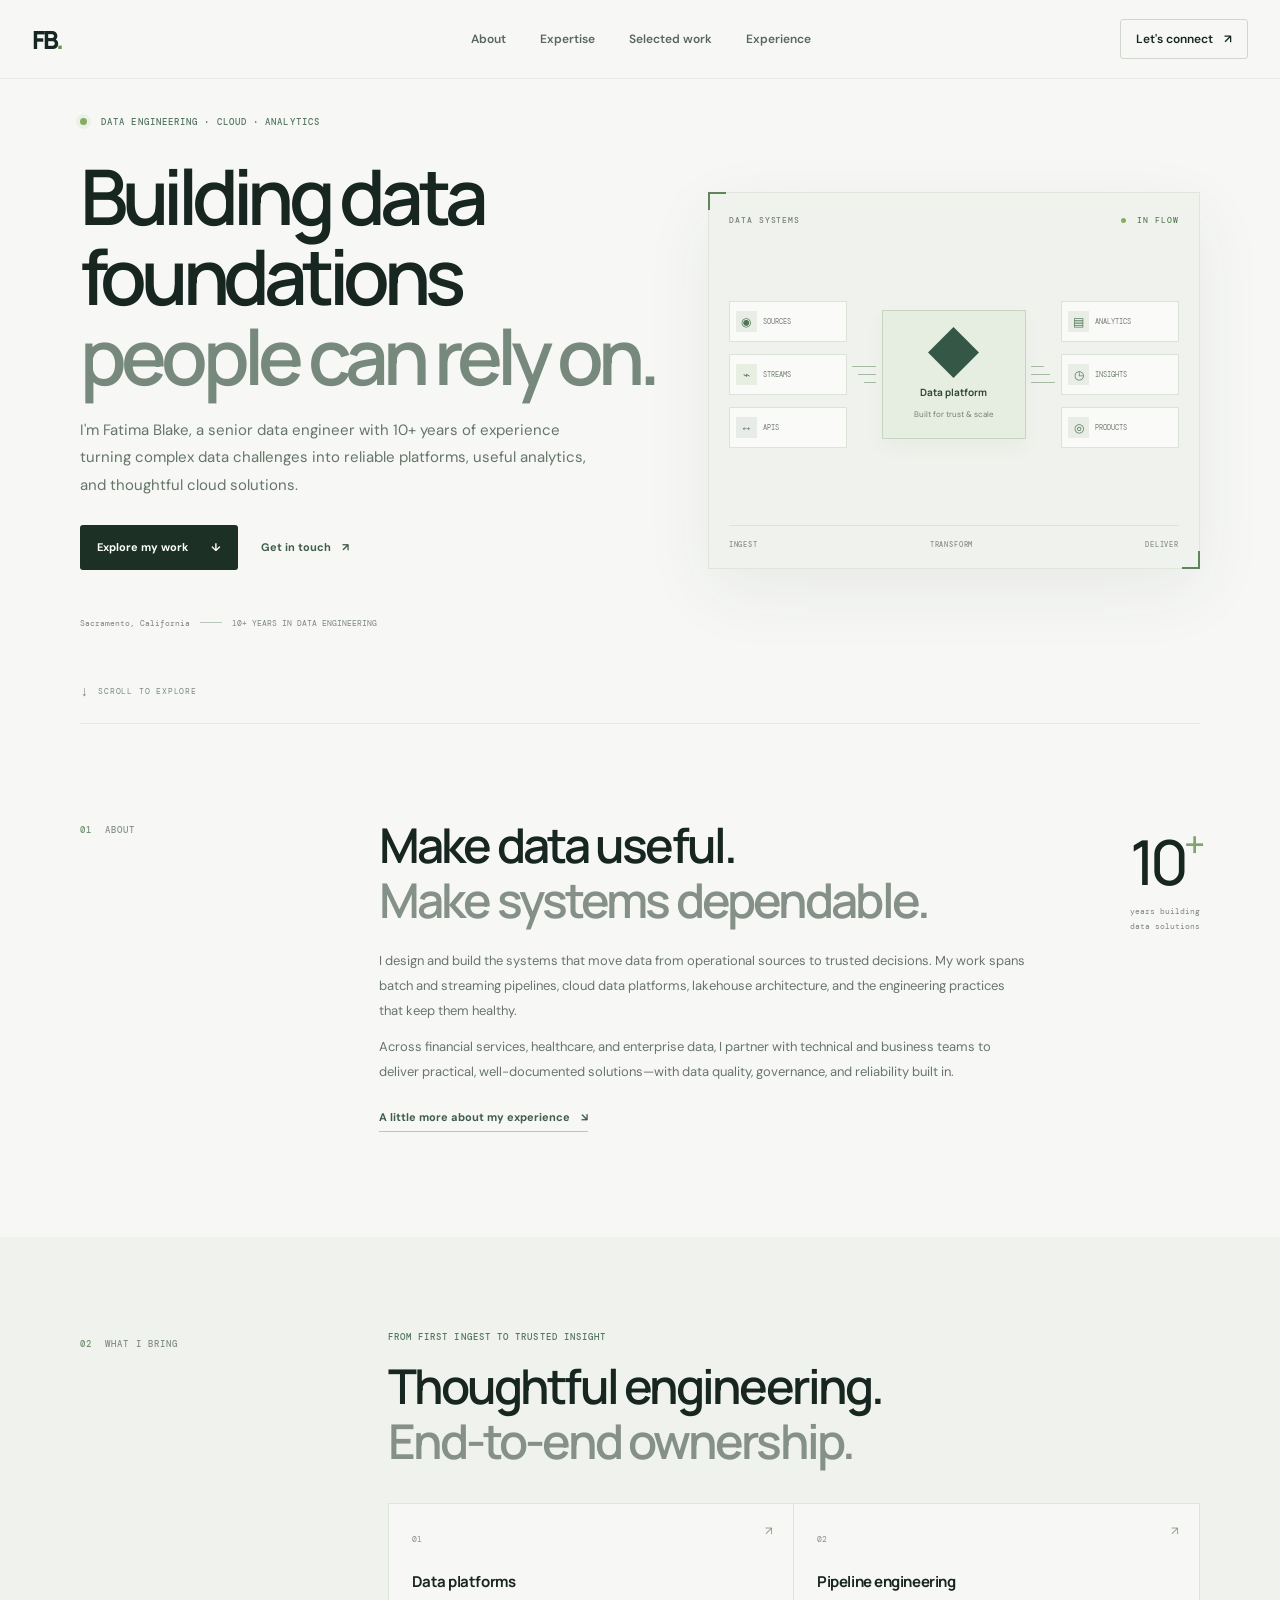
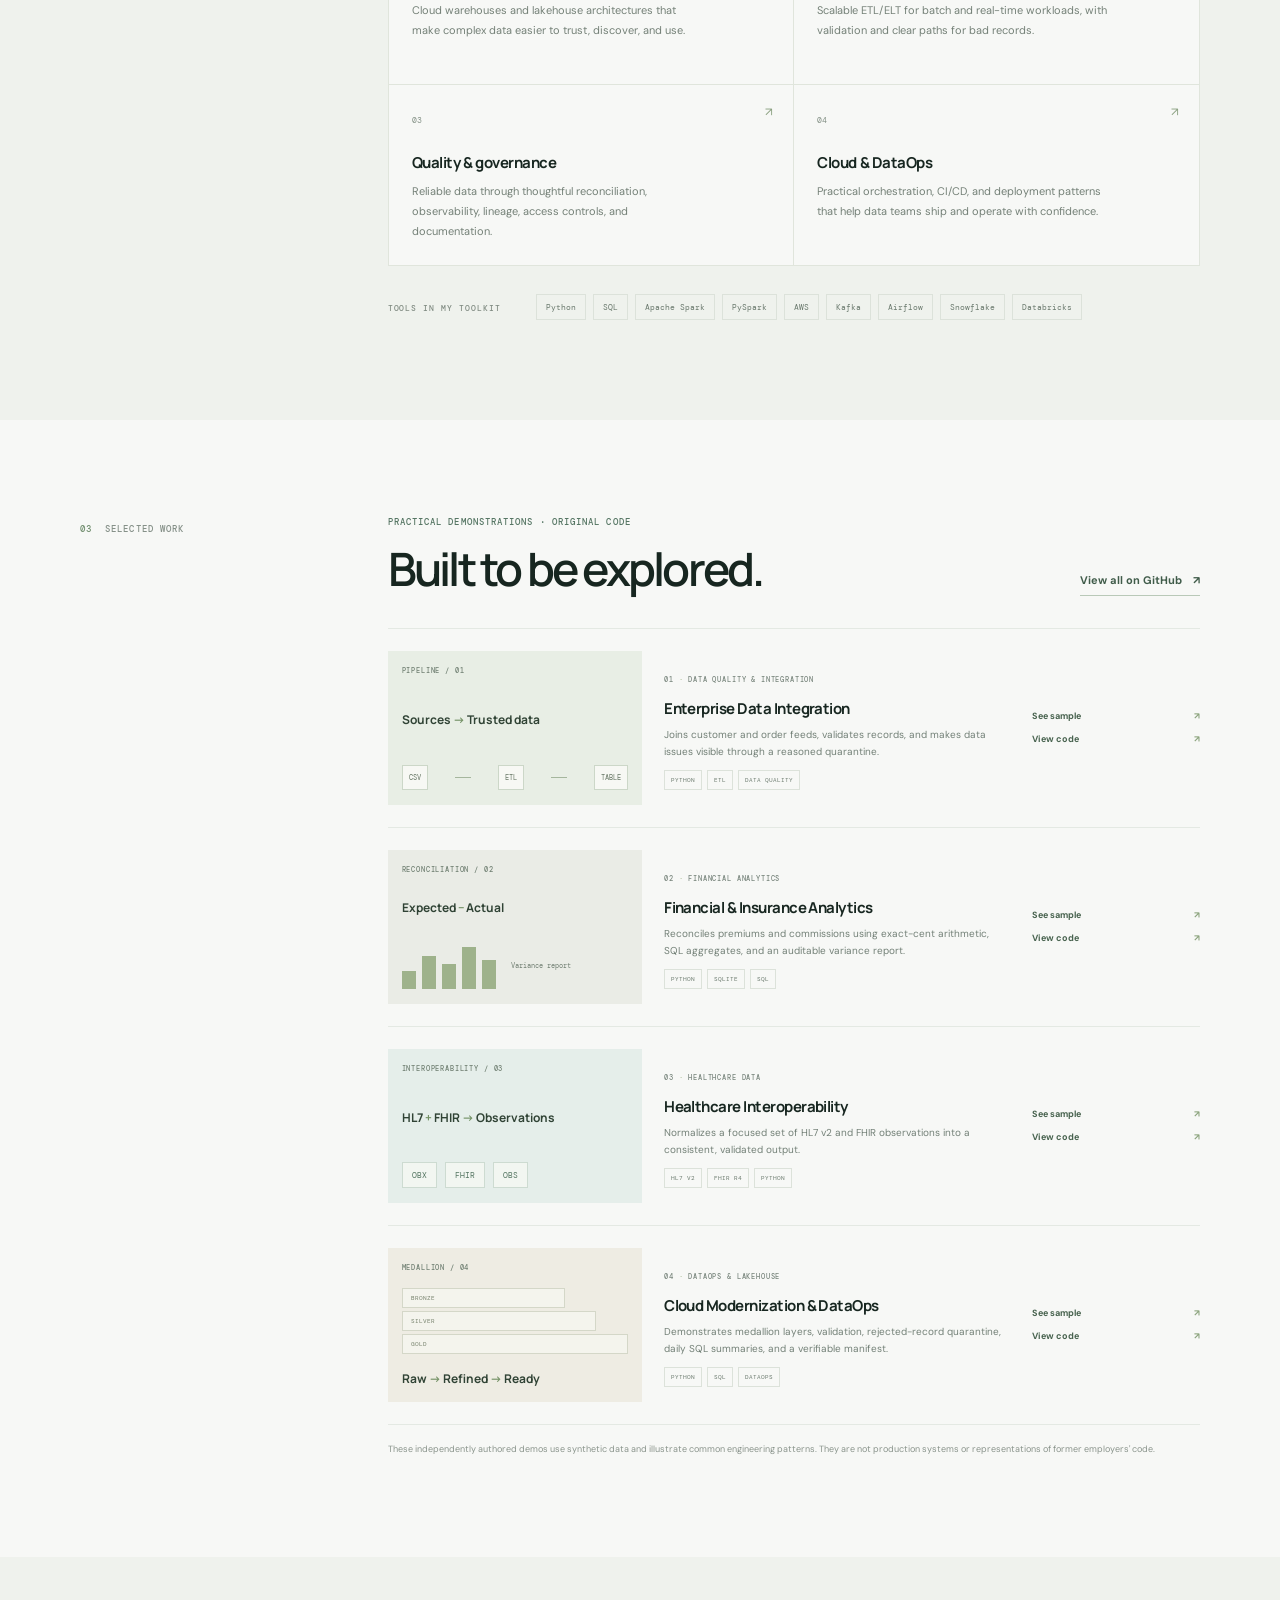
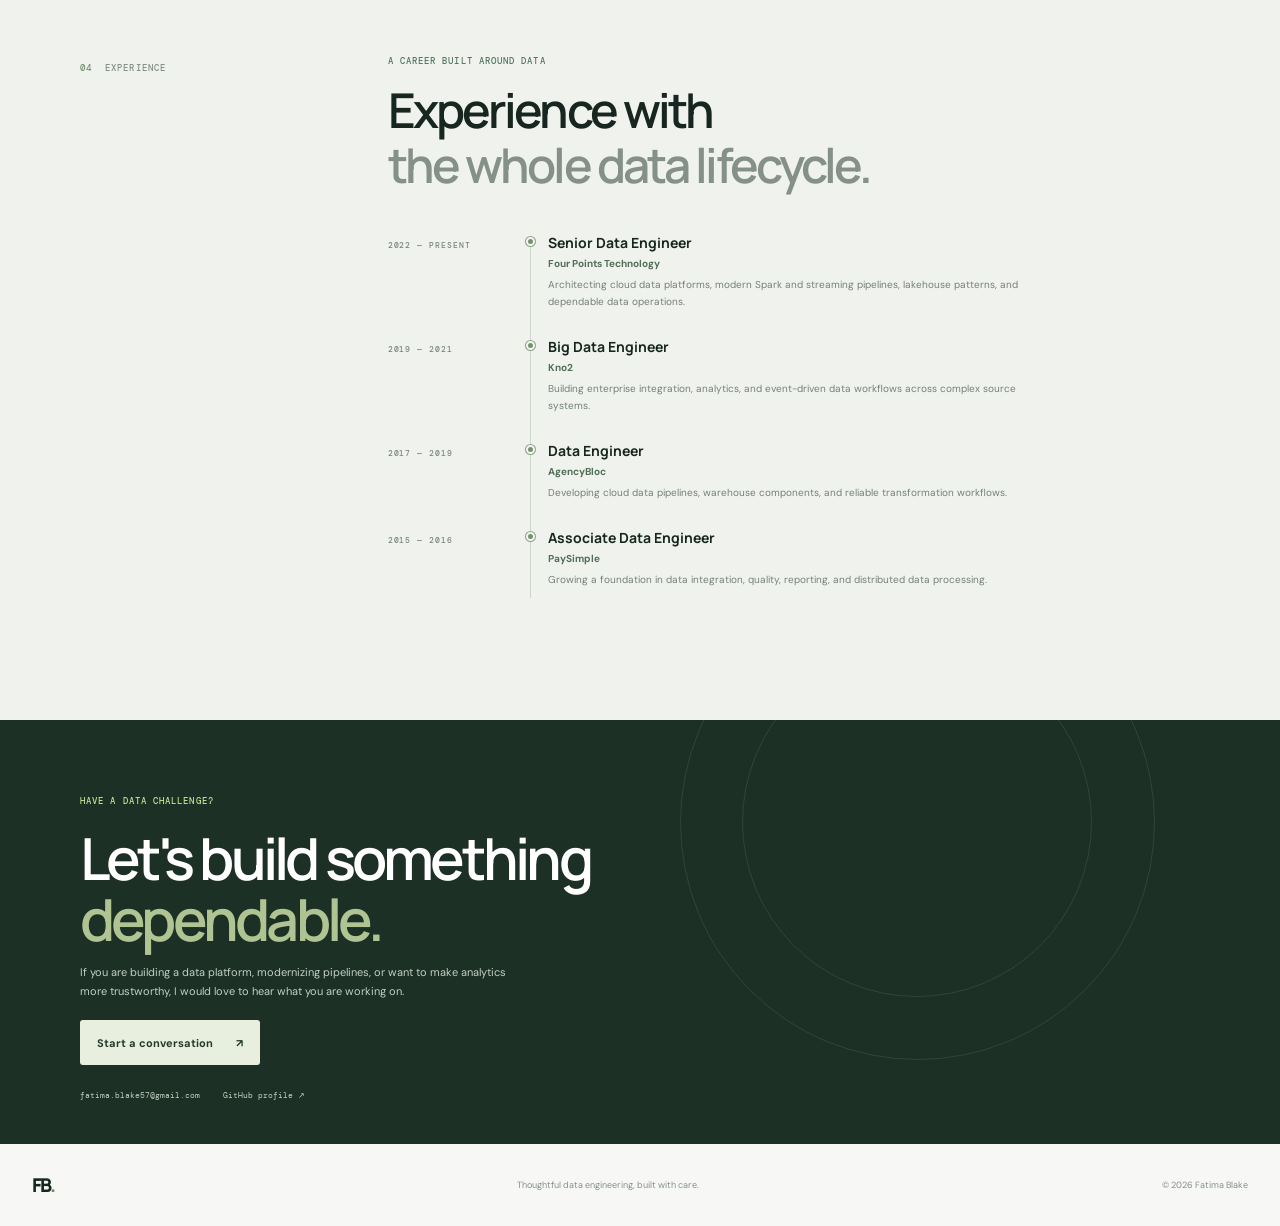
<file: docs/index.html>
<!doctype html>
<html lang="en">
  <head>
    <meta charset="utf-8">
    <meta name="viewport" content="width=device-width, initial-scale=1">
    <meta name="theme-color" content="#f7f8f6">
    <meta name="description" content="Fatima Blake is a senior data engineer building dependable data platforms, analytics pipelines, and cloud solutions.">
    <meta property="og:type" content="website">
    <meta property="og:title" content="Fatima Blake — Senior Data Engineer">
    <meta property="og:description" content="Data platforms, thoughtful architecture, and dependable analytics engineering.">
    <meta property="og:url" content="https://fatima-data-engineering-portfolio.vercel.app/">
    <link rel="canonical" href="https://fatima-data-engineering-portfolio.vercel.app/">
    <link rel="icon" type="image/svg+xml" href="favicon.svg">
    <link rel="stylesheet" href="styles.css">
    <title>Fatima Blake — Senior Data Engineer</title>
  </head>
  <body>
    <header class="site-header">
      <nav class="nav-shell" aria-label="Main navigation">
        <a class="wordmark" href="#home" aria-label="Fatima Blake home">FB<span>.</span></a>
        <details class="mobile-menu">
          <summary aria-label="Toggle navigation menu"><span></span><span></span></summary>
          <div class="mobile-menu-panel">
            <a href="#about">About</a>
            <a href="#expertise">Expertise</a>
            <a href="#projects">Projects</a>
            <a href="#experience">Experience</a>
            <a href="#contact">Contact</a>
          </div>
        </details>
        <div class="desktop-nav">
          <a href="#about">About</a>
          <a href="#expertise">Expertise</a>
          <a href="#projects">Selected work</a>
          <a href="#experience">Experience</a>
        </div>
        <a class="nav-contact" href="#contact">Let's connect <span aria-hidden="true">↗</span></a>
      </nav>
    </header>

    <main>
      <section class="hero page-shell" id="home">
        <div class="hero-copy">
          <p class="eyebrow"><span class="availability-dot"></span> DATA ENGINEERING · CLOUD · ANALYTICS</p>
          <h1>Building data foundations <span>people can rely on.</span></h1>
          <p class="hero-description">I'm Fatima Blake, a senior data engineer with 10+ years of experience turning complex data challenges into reliable platforms, useful analytics, and thoughtful cloud solutions.</p>
          <div class="hero-actions">
            <a class="button button-dark" href="#projects">Explore my work <span aria-hidden="true">↓</span></a>
            <a class="text-link" href="#contact">Get in touch <span aria-hidden="true">↗</span></a>
          </div>
          <div class="hero-footnote"><span>Sacramento, California</span><span class="footnote-line"></span><span>10+ YEARS IN DATA ENGINEERING</span></div>
        </div>

        <div class="architecture-card" role="img" aria-label="Illustration of connected data sources flowing through a dependable data platform to analytics and products">
          <div class="architecture-top"><span>DATA SYSTEMS</span><span class="architecture-status"><i></i> IN FLOW</span></div>
          <div class="architecture-graph">
            <div class="source-stack">
              <span class="graph-node"><span class="node-icon icon-database">◉</span> SOURCES</span>
              <span class="graph-node"><span class="node-icon icon-stream">⌁</span> STREAMS</span>
              <span class="graph-node"><span class="node-icon icon-api">↔</span> APIS</span>
            </div>
            <div class="flow-lines" aria-hidden="true"><i></i><i></i><i></i></div>
            <div class="platform-node">
              <div class="platform-symbol"><span></span><span></span><span></span><span></span></div>
              <strong>Data platform</strong>
              <small>Built for trust &amp; scale</small>
            </div>
            <div class="output-lines" aria-hidden="true"><i></i><i></i><i></i></div>
            <div class="output-stack">
              <span class="graph-node"><span class="output-icon">▤</span> ANALYTICS</span>
              <span class="graph-node"><span class="output-icon">◷</span> INSIGHTS</span>
              <span class="graph-node"><span class="output-icon">◎</span> PRODUCTS</span>
            </div>
          </div>
          <div class="architecture-bottom"><span>INGEST</span><span>TRANSFORM</span><span>DELIVER</span></div>
        </div>

        <a class="scroll-cue" href="#about"><span aria-hidden="true">↓</span> SCROLL TO EXPLORE</a>
      </section>

      <section class="intro-section section-shell" id="about">
        <div class="section-label"><span>01</span><span>ABOUT</span></div>
        <div class="intro-copy">
          <h2>Make data useful.<br><span>Make systems dependable.</span></h2>
          <p>I design and build the systems that move data from operational sources to trusted decisions. My work spans batch and streaming pipelines, cloud data platforms, lakehouse architecture, and the engineering practices that keep them healthy.</p>
          <p>Across financial services, healthcare, and enterprise data, I partner with technical and business teams to deliver practical, well-documented solutions—with data quality, governance, and reliability built in.</p>
          <a class="underlined-link" href="#experience">A little more about my experience <span aria-hidden="true">↘</span></a>
        </div>
        <div class="intro-stat"><strong>10<span>+</span></strong><span>years building<br>data solutions</span></div>
      </section>

      <section class="expertise-section" id="expertise">
        <div class="section-shell expertise-inner">
          <div class="section-label"><span>02</span><span>WHAT I BRING</span></div>
          <div class="expertise-content">
            <div class="section-heading">
              <p class="eyebrow">FROM FIRST INGEST TO TRUSTED INSIGHT</p>
              <h2>Thoughtful engineering.<br><span>End-to-end ownership.</span></h2>
            </div>
            <div class="expertise-grid">
              <article class="expertise-card"><span class="expertise-number">01</span><h3>Data platforms</h3><p>Cloud warehouses and lakehouse architectures that make complex data easier to trust, discover, and use.</p><span class="expertise-arrow" aria-hidden="true">↗</span></article>
              <article class="expertise-card"><span class="expertise-number">02</span><h3>Pipeline engineering</h3><p>Scalable ETL/ELT for batch and real-time workloads, with validation and clear paths for bad records.</p><span class="expertise-arrow" aria-hidden="true">↗</span></article>
              <article class="expertise-card"><span class="expertise-number">03</span><h3>Quality &amp; governance</h3><p>Reliable data through thoughtful reconciliation, observability, lineage, access controls, and documentation.</p><span class="expertise-arrow" aria-hidden="true">↗</span></article>
              <article class="expertise-card"><span class="expertise-number">04</span><h3>Cloud &amp; DataOps</h3><p>Practical orchestration, CI/CD, and deployment patterns that help data teams ship and operate with confidence.</p><span class="expertise-arrow" aria-hidden="true">↗</span></article>
            </div>
            <div class="technology-row"><span>TOOLS IN MY TOOLKIT</span><div class="technology-list"><span>Python</span><span>SQL</span><span>Apache Spark</span><span>PySpark</span><span>AWS</span><span>Kafka</span><span>Airflow</span><span>Snowflake</span><span>Databricks</span></div></div>
          </div>
        </div>
      </section>

      <section class="projects-section section-shell" id="projects">
        <div class="section-label"><span>03</span><span>SELECTED WORK</span></div>
        <div class="projects-content">
          <div class="section-heading projects-heading">
            <div><p class="eyebrow">PRACTICAL DEMONSTRATIONS · ORIGINAL CODE</p><h2>Built to be explored.</h2></div>
            <a class="underlined-link" href="https://github.com/fatimablake57/fatima-projects">View all on GitHub <span aria-hidden="true">↗</span></a>
          </div>
          <div class="project-list">
            <article class="project-row">
              <a class="project-preview preview-integration" href="demos/#project-01" aria-label="Preview enterprise data integration project">
                <span class="preview-kicker">PIPELINE / 01</span><span class="preview-title">Sources <i>→</i> Trusted data</span>
                <span class="mini-flow"><i>CSV</i><b></b><i>ETL</i><b></b><i>TABLE</i></span>
              </a>
              <div class="project-description"><span class="project-meta">01 <i>·</i> DATA QUALITY &amp; INTEGRATION</span><h3>Enterprise Data Integration</h3><p>Joins customer and order feeds, validates records, and makes data issues visible through a reasoned quarantine.</p><div class="project-tags"><span>PYTHON</span><span>ETL</span><span>DATA QUALITY</span></div></div>
              <div class="project-actions"><a href="demos/#project-01">See sample <span aria-hidden="true">↗</span></a><a href="https://github.com/fatimablake57/fatima-projects/tree/main/projects/01-enterprise-data-integration">View code <span aria-hidden="true">↗</span></a></div>
            </article>
            <article class="project-row">
              <a class="project-preview preview-finance" href="demos/#project-02" aria-label="Preview financial reconciliation project">
                <span class="preview-kicker">RECONCILIATION / 02</span><span class="preview-title">Expected <i>−</i> Actual</span>
                <span class="variance-bars"><i></i><i></i><i></i><i></i><i></i><b>Variance report</b></span>
              </a>
              <div class="project-description"><span class="project-meta">02 <i>·</i> FINANCIAL ANALYTICS</span><h3>Financial &amp; Insurance Analytics</h3><p>Reconciles premiums and commissions using exact-cent arithmetic, SQL aggregates, and an auditable variance report.</p><div class="project-tags"><span>PYTHON</span><span>SQLITE</span><span>SQL</span></div></div>
              <div class="project-actions"><a href="demos/#project-02">See sample <span aria-hidden="true">↗</span></a><a href="https://github.com/fatimablake57/fatima-projects/tree/main/projects/02-financial-insurance-analytics">View code <span aria-hidden="true">↗</span></a></div>
            </article>
            <article class="project-row">
              <a class="project-preview preview-health" href="demos/#project-03" aria-label="Preview healthcare interoperability project">
                <span class="preview-kicker">INTEROPERABILITY / 03</span><span class="preview-title">HL7 <i>+</i> FHIR <i>→</i> Observations</span>
                <span class="health-codes"><span>OBX</span><span>FHIR</span><span>OBS</span></span>
              </a>
              <div class="project-description"><span class="project-meta">03 <i>·</i> HEALTHCARE DATA</span><h3>Healthcare Interoperability</h3><p>Normalizes a focused set of HL7 v2 and FHIR observations into a consistent, validated output.</p><div class="project-tags"><span>HL7 V2</span><span>FHIR R4</span><span>PYTHON</span></div></div>
              <div class="project-actions"><a href="demos/#project-03">See sample <span aria-hidden="true">↗</span></a><a href="https://github.com/fatimablake57/fatima-projects/tree/main/projects/03-healthcare-interoperability">View code <span aria-hidden="true">↗</span></a></div>
            </article>
            <article class="project-row">
              <a class="project-preview preview-lakehouse" href="demos/#project-04" aria-label="Preview DataOps medallion pipeline">
                <span class="preview-kicker">MEDALLION / 04</span><span class="layer-stack"><i>BRONZE</i><i>SILVER</i><i>GOLD</i></span><span class="preview-title">Raw <i>→</i> Refined <i>→</i> Ready</span>
              </a>
              <div class="project-description"><span class="project-meta">04 <i>·</i> DATAOPS &amp; LAKEHOUSE</span><h3>Cloud Modernization &amp; DataOps</h3><p>Demonstrates medallion layers, validation, rejected-record quarantine, daily SQL summaries, and a verifiable manifest.</p><div class="project-tags"><span>PYTHON</span><span>SQL</span><span>DATAOPS</span></div></div>
              <div class="project-actions"><a href="demos/#project-04">See sample <span aria-hidden="true">↗</span></a><a href="https://github.com/fatimablake57/fatima-projects/tree/main/projects/04-cloud-dataops">View code <span aria-hidden="true">↗</span></a></div>
            </article>
          </div>
          <p class="project-disclaimer">These independently authored demos use synthetic data and illustrate common engineering patterns. They are not production systems or representations of former employers' code.</p>
        </div>
      </section>

      <section class="experience-section" id="experience">
        <div class="section-shell experience-inner">
          <div class="section-label"><span>04</span><span>EXPERIENCE</span></div>
          <div class="experience-content">
            <div class="section-heading"><p class="eyebrow">A CAREER BUILT AROUND DATA</p><h2>Experience with<br><span>the whole data lifecycle.</span></h2></div>
            <div class="experience-list">
              <article class="experience-item"><span class="experience-date">2022 — PRESENT</span><div><h3>Senior Data Engineer</h3><p class="company">Four Points Technology</p><p>Architecting cloud data platforms, modern Spark and streaming pipelines, lakehouse patterns, and dependable data operations.</p></div><span class="experience-marker"></span></article>
              <article class="experience-item"><span class="experience-date">2019 — 2021</span><div><h3>Big Data Engineer</h3><p class="company">Kno2</p><p>Building enterprise integration, analytics, and event-driven data workflows across complex source systems.</p></div><span class="experience-marker"></span></article>
              <article class="experience-item"><span class="experience-date">2017 — 2019</span><div><h3>Data Engineer</h3><p class="company">AgencyBloc</p><p>Developing cloud data pipelines, warehouse components, and reliable transformation workflows.</p></div><span class="experience-marker"></span></article>
              <article class="experience-item"><span class="experience-date">2015 — 2016</span><div><h3>Associate Data Engineer</h3><p class="company">PaySimple</p><p>Growing a foundation in data integration, quality, reporting, and distributed data processing.</p></div><span class="experience-marker"></span></article>
            </div>
          </div>
        </div>
      </section>

      <section class="contact-section" id="contact">
        <div class="contact-shell">
          <p class="eyebrow">HAVE A DATA CHALLENGE?</p>
          <h2>Let's build something<br><span>dependable.</span></h2>
          <p class="contact-copy">If you are building a data platform, modernizing pipelines, or want to make analytics more trustworthy, I would love to hear what you are working on.</p>
          <a class="button button-light" href="mailto:fatima.blake57@gmail.com">Start a conversation <span aria-hidden="true">↗</span></a>
          <div class="contact-links"><a href="mailto:fatima.blake57@gmail.com">fatima.blake57@gmail.com</a><a href="https://github.com/fatimablake57">GitHub profile ↗</a></div>
          <div class="contact-orbit orbit-one"></div><div class="contact-orbit orbit-two"></div>
        </div>
      </section>
    </main>

    <footer class="site-footer"><a class="wordmark footer-mark" href="#home">FB<span>.</span></a><span>Thoughtful data engineering, built with care.</span><span>© <span id="year">2026</span> Fatima Blake</span></footer>
    <script>
      document.getElementById("year").textContent = String(new Date().getFullYear());
    </script>
  </body>
</html>
</file>
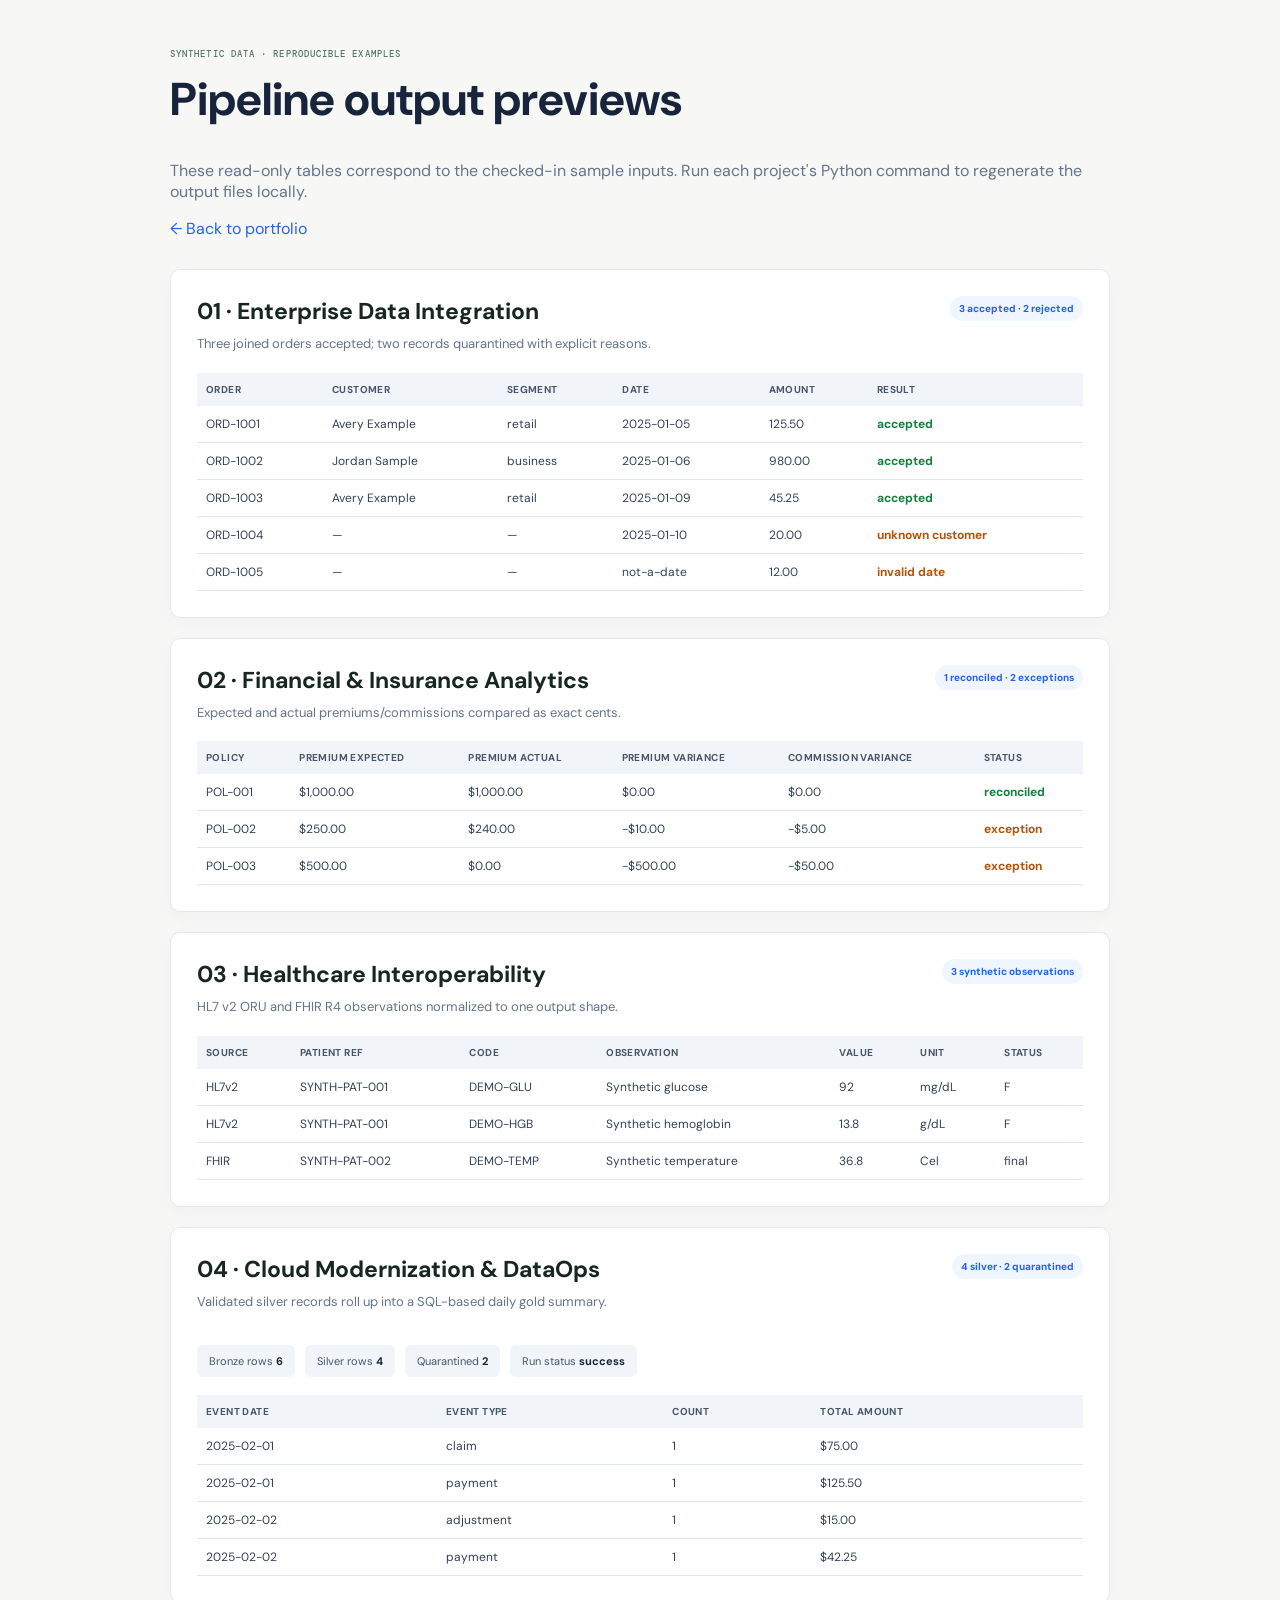
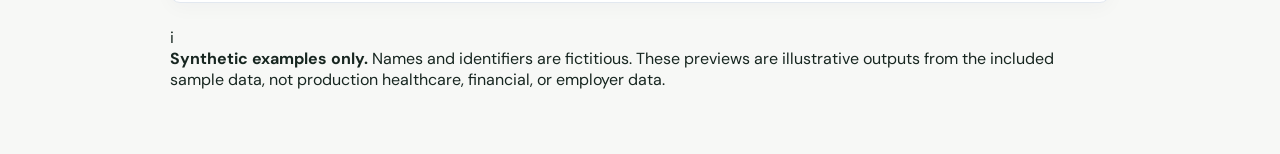
<file: docs/demos/index.html>
<!doctype html>
<html lang="en">
  <head>
    <meta charset="utf-8">
    <meta name="viewport" content="width=device-width, initial-scale=1">
    <meta name="description" content="Sample outputs from four runnable data engineering demos, using synthetic data.">
    <title>Pipeline output previews | Data Engineering Portfolio</title>
    <link rel="stylesheet" href="../styles.css">
    <style>
      .demo-page { width: min(940px, calc(100% - 40px)); margin: 0 auto; padding: 48px 0; }
      .demo-intro { margin-bottom: 30px; }
      .demo-intro a, .demo-card a { color: #2563eb; text-decoration: none; }
      .demo-card { margin: 20px 0; padding: 26px; border: 1px solid #e2e8f0; border-radius: 10px; background: #fff; box-shadow: 0 5px 20px #13294b08; }
      .demo-head { display: flex; justify-content: space-between; align-items: start; gap: 16px; }
      .demo-head h2 { margin: 0 0 8px; font-size: 23px; }
      .demo-head p { margin: 0 0 18px; color: #64748b; font-size: 13px; line-height: 1.6; }
      .badge { flex: 0 0 auto; padding: 6px 9px; border-radius: 16px; background: #eff6ff; color: #2563eb; font-size: 10px; font-weight: 800; }
      .table-wrap { overflow-x: auto; }
      table { width: 100%; border-collapse: collapse; font-size: 12px; text-align: left; }
      th { padding: 10px 9px; background: #f1f5f9; color: #475569; font-size: 10px; letter-spacing: .04em; text-transform: uppercase; }
      td { padding: 10px 9px; border-bottom: 1px solid #e2e8f0; color: #334155; white-space: nowrap; }
      .ok { color: #15803d; font-weight: 700; }
      .warn { color: #b45309; font-weight: 700; }
      .metric-row { display: flex; flex-wrap: wrap; gap: 10px; margin: 14px 0 18px; }
      .metric { padding: 9px 12px; border-radius: 6px; background: #f1f5f9; color: #475569; font-size: 11px; }
      .metric strong { color: #17243b; }
      .notice { margin-top: 24px; }
      @media (max-width: 600px) {
        .demo-page { width: calc(100% - 24px); padding-top: 30px; }
        .demo-card { padding: 18px 14px; }
        .demo-head { display: block; }
        .badge { display: inline-block; margin-bottom: 12px; }
      }
    </style>
  </head>
  <body>
    <main class="demo-page">
      <header class="demo-intro">
        <p class="eyebrow">SYNTHETIC DATA · REPRODUCIBLE EXAMPLES</p>
        <h1 style="font-size:clamp(30px,5vw,46px);color:#17243b">Pipeline output previews</h1>
        <p class="intro" style="color:#64748b">These read-only tables correspond to the checked-in sample inputs. Run each project's Python command to regenerate the output files locally.</p>
        <a href="../index.html">← Back to portfolio</a>
      </header>

      <article class="demo-card" id="project-01">
        <div class="demo-head">
          <div><h2>01 · Enterprise Data Integration</h2><p>Three joined orders accepted; two records quarantined with explicit reasons.</p></div>
          <span class="badge">3 accepted · 2 rejected</span>
        </div>
        <div class="table-wrap">
          <table>
            <thead><tr><th>Order</th><th>Customer</th><th>Segment</th><th>Date</th><th>Amount</th><th>Result</th></tr></thead>
            <tbody>
              <tr><td>ORD-1001</td><td>Avery Example</td><td>retail</td><td>2025-01-05</td><td>125.50</td><td class="ok">accepted</td></tr>
              <tr><td>ORD-1002</td><td>Jordan Sample</td><td>business</td><td>2025-01-06</td><td>980.00</td><td class="ok">accepted</td></tr>
              <tr><td>ORD-1003</td><td>Avery Example</td><td>retail</td><td>2025-01-09</td><td>45.25</td><td class="ok">accepted</td></tr>
              <tr><td>ORD-1004</td><td>—</td><td>—</td><td>2025-01-10</td><td>20.00</td><td class="warn">unknown customer</td></tr>
              <tr><td>ORD-1005</td><td>—</td><td>—</td><td>not-a-date</td><td>12.00</td><td class="warn">invalid date</td></tr>
            </tbody>
          </table>
        </div>
      </article>

      <article class="demo-card" id="project-02">
        <div class="demo-head">
          <div><h2>02 · Financial &amp; Insurance Analytics</h2><p>Expected and actual premiums/commissions compared as exact cents.</p></div>
          <span class="badge">1 reconciled · 2 exceptions</span>
        </div>
        <div class="table-wrap">
          <table>
            <thead><tr><th>Policy</th><th>Premium expected</th><th>Premium actual</th><th>Premium variance</th><th>Commission variance</th><th>Status</th></tr></thead>
            <tbody>
              <tr><td>POL-001</td><td>$1,000.00</td><td>$1,000.00</td><td>$0.00</td><td>$0.00</td><td class="ok">reconciled</td></tr>
              <tr><td>POL-002</td><td>$250.00</td><td>$240.00</td><td>-$10.00</td><td>-$5.00</td><td class="warn">exception</td></tr>
              <tr><td>POL-003</td><td>$500.00</td><td>$0.00</td><td>-$500.00</td><td>-$50.00</td><td class="warn">exception</td></tr>
            </tbody>
          </table>
        </div>
      </article>

      <article class="demo-card" id="project-03">
        <div class="demo-head">
          <div><h2>03 · Healthcare Interoperability</h2><p>HL7 v2 ORU and FHIR R4 observations normalized to one output shape.</p></div>
          <span class="badge">3 synthetic observations</span>
        </div>
        <div class="table-wrap">
          <table>
            <thead><tr><th>Source</th><th>Patient ref</th><th>Code</th><th>Observation</th><th>Value</th><th>Unit</th><th>Status</th></tr></thead>
            <tbody>
              <tr><td>HL7v2</td><td>SYNTH-PAT-001</td><td>DEMO-GLU</td><td>Synthetic glucose</td><td>92</td><td>mg/dL</td><td>F</td></tr>
              <tr><td>HL7v2</td><td>SYNTH-PAT-001</td><td>DEMO-HGB</td><td>Synthetic hemoglobin</td><td>13.8</td><td>g/dL</td><td>F</td></tr>
              <tr><td>FHIR</td><td>SYNTH-PAT-002</td><td>DEMO-TEMP</td><td>Synthetic temperature</td><td>36.8</td><td>Cel</td><td>final</td></tr>
            </tbody>
          </table>
        </div>
      </article>

      <article class="demo-card" id="project-04">
        <div class="demo-head">
          <div><h2>04 · Cloud Modernization &amp; DataOps</h2><p>Validated silver records roll up into a SQL-based daily gold summary.</p></div>
          <span class="badge">4 silver · 2 quarantined</span>
        </div>
        <div class="metric-row">
          <span class="metric">Bronze rows <strong>6</strong></span>
          <span class="metric">Silver rows <strong>4</strong></span>
          <span class="metric">Quarantined <strong>2</strong></span>
          <span class="metric">Run status <strong class="ok">success</strong></span>
        </div>
        <div class="table-wrap">
          <table>
            <thead><tr><th>Event date</th><th>Event type</th><th>Count</th><th>Total amount</th></tr></thead>
            <tbody>
              <tr><td>2025-02-01</td><td>claim</td><td>1</td><td>$75.00</td></tr>
              <tr><td>2025-02-01</td><td>payment</td><td>1</td><td>$125.50</td></tr>
              <tr><td>2025-02-02</td><td>adjustment</td><td>1</td><td>$15.00</td></tr>
              <tr><td>2025-02-02</td><td>payment</td><td>1</td><td>$42.25</td></tr>
            </tbody>
          </table>
        </div>
      </article>

      <section class="notice">
        <span class="notice-icon" aria-hidden="true">i</span>
        <p><strong>Synthetic examples only.</strong> Names and identifiers are fictitious. These previews are illustrative outputs from the included sample data, not production healthcare, financial, or employer data.</p>
      </section>
    </main>
  </body>
</html>
</file>
<file: docs/styles.css>
@import url("https://fonts.googleapis.com/css2?family=DM+Mono:wght@400;500&family=DM+Sans:wght@400;500;600;700&family=Manrope:wght@400;500;600;700;800&display=swap");

:root {
  color-scheme: light;
  --ink: #172620;
  --muted: #64736a;
  --green: #245c46;
  --lime: #d3f26a;
  --line: #e4e9e3;
  --paper: #f7f8f6;
  --serif: Georgia, "Times New Roman", serif;
  --sans: "DM Sans", "Segoe UI", sans-serif;
  --display: Manrope, "Segoe UI", sans-serif;
  --mono: "DM Mono", Consolas, monospace;
  font-family: var(--sans);
  scroll-behavior: smooth;
}

* { box-sizing: border-box; }
body { margin: 0; background: var(--paper); color: var(--ink); -webkit-font-smoothing: antialiased; }
a { color: inherit; }
a:focus-visible, summary:focus-visible { outline: 3px solid #6b9f70; outline-offset: 4px; }
.page-shell, .section-shell { width: min(1120px, calc(100% - 64px)); margin-inline: auto; }
.site-header { position: sticky; z-index: 20; top: 0; border-bottom: 1px solid #17262010; background: #f7f8f6ed; backdrop-filter: blur(14px); }
.nav-shell { width: min(1296px, calc(100% - 64px)); height: 78px; margin: auto; display: flex; align-items: center; justify-content: space-between; }
.wordmark { font-family: var(--display); font-size: 25px; font-weight: 800; letter-spacing: -.09em; text-decoration: none; }
.wordmark span { color: #699056; }
.desktop-nav { display: flex; gap: 34px; margin-left: 100px; }
.desktop-nav a, .nav-contact { font-size: 12px; font-weight: 600; text-decoration: none; }
.desktop-nav a { color: #59665f; transition: color .2s ease; }
.desktop-nav a:hover, .contact-links a:hover { color: #8db159; }
.nav-contact { padding: 11px 15px; border: 1px solid #cfd7ce; border-radius: 3px; }
.nav-contact span { margin-left: 8px; }
.mobile-menu { display: none; }

.hero { position: relative; display: grid; min-height: 620px; grid-template-columns: 1.08fr .92fr; align-items: center; gap: 50px; padding-top: 37px; padding-bottom: 78px; }
.hero-copy { position: relative; z-index: 1; padding-bottom: 17px; }
.eyebrow, .section-label, .project-meta, .preview-kicker, .architecture-top, .architecture-bottom, .technology-row > span, .experience-date { font-family: var(--mono); font-size: 9px; font-weight: 500; letter-spacing: .12em; }
.eyebrow { color: #567664; }
.availability-dot, .architecture-status i { display: inline-block; width: 7px; height: 7px; margin-right: 8px; border-radius: 50%; background: #84ad62; box-shadow: 0 0 0 4px #84ad6219; }
h1, h2, h3, p { margin-top: 0; }
.hero h1 { max-width: 655px; margin: 28px 0 21px; font-family: var(--display); font-size: clamp(52px, 6vw, 79px); font-weight: 600; line-height: 1.04; letter-spacing: -.075em; }
.hero h1 span { color: #76897c; }
.hero-description { max-width: 510px; margin-bottom: 25px; color: #65756a; font-size: 15px; line-height: 1.85; }
.hero-actions { display: flex; align-items: center; gap: 23px; }
.button { display: inline-flex; min-height: 45px; align-items: center; justify-content: center; gap: 23px; padding: 0 17px; border-radius: 3px; font-size: 11px; font-weight: 700; text-decoration: none; transition: transform .2s ease, background .2s ease; }
.button:hover { transform: translateY(-2px); }
.button-dark { background: #1c3025; color: white; }
.button-dark:hover { background: #335c43; }
.text-link, .underlined-link { color: #405c4a; font-size: 11px; font-weight: 700; text-decoration: none; }
.text-link span, .underlined-link span { margin-left: 8px; }
.hero-footnote { display: flex; align-items: center; gap: 10px; margin-top: 48px; color: #7b877f; font-family: var(--mono); font-size: 8px; }
.footnote-line { display: inline-block; width: 22px; height: 1px; background: #bcc7bb; }
.architecture-card { position: relative; padding: 22px 20px 19px; border: 1px solid #dfe6dc; background: #f0f3ed; box-shadow: 0 22px 65px #26352812; }
.architecture-card::before, .architecture-card::after { position: absolute; z-index: 0; width: 16px; height: 16px; content: ""; }
.architecture-card::before { top: -1px; left: -1px; border-top: 2px solid #61845d; border-left: 2px solid #61845d; }
.architecture-card::after { right: -1px; bottom: -1px; border-right: 2px solid #61845d; border-bottom: 2px solid #61845d; }
.architecture-top { display: flex; justify-content: space-between; color: #778177; font-size: 8px; }
.architecture-status { color: #5b7c58; }
.architecture-status i { width: 5px; height: 5px; margin-right: 5px; box-shadow: none; }
.architecture-graph { display: grid; min-height: 300px; grid-template-columns: 1fr 25px 1.23fr 25px 1fr; align-items: center; gap: 5px; }
.source-stack, .output-stack { display: grid; gap: 12px; }
.graph-node { display: flex; min-height: 41px; align-items: center; gap: 6px; padding: 6px; border: 1px solid #dce3d8; background: #fafbf8; color: #758076; font-family: var(--mono); font-size: 7px; white-space: nowrap; }
.node-icon, .output-icon { display: grid; width: 21px; height: 21px; flex: 0 0 21px; place-items: center; background: #e8eee5; color: #4e7656; font-size: 12px; }
.icon-stream { background: #e9eee3; color: #647a4d; }
.icon-api { background: #e8ece8; color: #527060; }
.flow-lines, .output-lines { position: relative; display: grid; gap: 7px; }
.flow-lines i, .output-lines i { display: block; width: 24px; height: 1px; background: #a7bba2; }
.flow-lines i:nth-child(2) { width: 18px; margin-left: 6px; }
.flow-lines i:nth-child(3) { width: 12px; margin-left: 12px; }
.output-lines i:nth-child(1) { width: 13px; }
.output-lines i:nth-child(2) { width: 19px; }
.output-lines i:nth-child(3) { width: 24px; }
.platform-node { position: relative; display: flex; min-height: 129px; flex-direction: column; align-items: center; justify-content: center; gap: 10px; border: 1px solid #c7d4c2; background: #e6ede1; box-shadow: 0 8px 18px #3b55380c; }
.platform-symbol { display: grid; width: 45px; height: 45px; grid-template-columns: 1fr 1fr; align-content: center; justify-content: center; gap: 3px; padding: 9px; background: #355746; transform: rotate(45deg) scale(.8); }
.platform-symbol span { background: #c9e377; }
.platform-symbol span:nth-child(2), .platform-symbol span:nth-child(3) { opacity: .58; }
.platform-node strong { color: #304837; font-family: var(--display); font-size: 10px; }
.platform-node small { color: #718071; font-size: 8px; }
.architecture-bottom { display: flex; justify-content: space-between; padding-top: 14px; border-top: 1px solid #dce3d8; color: #879087; font-size: 7px; }
.scroll-cue { position: absolute; bottom: 23px; left: 0; display: flex; align-items: center; gap: 9px; color: #7b887e; font-family: var(--mono); font-size: 8px; letter-spacing: .1em; text-decoration: none; }
.scroll-cue span { font-size: 14px; }

.intro-section { display: grid; grid-template-columns: 1fr 2.45fr .52fr; gap: 34px; padding-top: 93px; padding-bottom: 105px; border-top: 1px solid var(--line); }
.section-label { display: flex; gap: 13px; padding-top: 7px; color: #859088; }
.section-label span:first-child { color: #739071; }
.intro-copy h2, .section-heading h2 { margin: 0 0 22px; font-family: var(--display); font-size: clamp(34px, 4vw, 48px); font-weight: 600; line-height: 1.15; letter-spacing: -.06em; }
.intro-copy h2 span, .section-heading h2 span { color: #859188; }
.intro-copy > p { max-width: 650px; margin-bottom: 12px; color: #68756c; font-size: 13px; line-height: 1.9; }
.intro-copy .underlined-link { display: inline-block; margin-top: 13px; padding-bottom: 7px; border-bottom: 1px solid #b9c9b8; }
.intro-stat { display: flex; flex-direction: column; align-items: end; padding-top: 2px; }
.intro-stat strong { font-family: var(--display); font-size: 62px; font-weight: 500; letter-spacing: -.08em; }
.intro-stat strong span { color: #83a46e; font-size: 37px; vertical-align: top; }
.intro-stat > span { color: #7c887f; font-family: var(--mono); font-size: 8px; line-height: 1.9; text-align: right; }

.expertise-section, .experience-section { background: #eff2ed; }
.expertise-inner, .experience-inner { display: grid; grid-template-columns: 1fr 2.97fr; gap: 34px; padding-top: 94px; padding-bottom: 100px; }
.expertise-content .section-heading { margin-bottom: 35px; }
.section-heading .eyebrow { margin-bottom: 15px; }
.section-heading h2 { margin-bottom: 0; }
.expertise-grid { display: grid; grid-template-columns: repeat(2, 1fr); gap: 1px; border: 1px solid #e0e5dc; background: #e0e5dc; }
.expertise-card { position: relative; min-height: 180px; padding: 22px 23px; background: #f7f8f6; }
.expertise-number { color: #849186; font-family: var(--mono); font-size: 8px; }
.expertise-card h3 { margin: 24px 0 9px; font-family: var(--display); font-size: 15px; font-weight: 700; letter-spacing: -.03em; }
.expertise-card p { max-width: 290px; margin: 0; color: #748077; font-size: 11px; line-height: 1.8; }
.expertise-arrow { position: absolute; top: 19px; right: 20px; color: #8aa080; font-size: 12px; }
.technology-row { display: grid; grid-template-columns: 132px 1fr; gap: 16px; margin-top: 28px; }
.technology-row > span { padding-top: 9px; color: #818c83; font-size: 8px; }
.technology-list { display: flex; flex-wrap: wrap; gap: 7px; }
.technology-list span, .project-tags span { padding: 7px 9px; border: 1px solid #dce2da; color: #6a796d; font-family: var(--mono); font-size: 8px; }

.projects-section { display: grid; grid-template-columns: 1fr 2.97fr; gap: 34px; padding-top: 96px; padding-bottom: 100px; }
.projects-heading { display: flex; justify-content: space-between; align-items: end; gap: 20px; margin-bottom: 32px; }
.projects-heading h2 { font-size: clamp(33px, 4vw, 46px); }
.projects-heading .underlined-link { flex: 0 0 auto; padding-bottom: 8px; border-bottom: 1px solid #b9c9b8; }
.project-list { border-top: 1px solid var(--line); }
.project-row { display: grid; grid-template-columns: 1.03fr 1.4fr .68fr; align-items: center; gap: 22px; padding: 22px 0; border-bottom: 1px solid var(--line); }
.project-preview { position: relative; display: flex; min-height: 154px; flex-direction: column; justify-content: space-between; overflow: hidden; padding: 15px 14px; text-decoration: none; }
.preview-integration { background: #e8eee5; }
.preview-finance { background: #eaece6; }
.preview-health { background: #e5eeea; }
.preview-lakehouse { background: #eeece3; }
.preview-kicker { color: #718073; font-size: 7px; }
.preview-title { color: #304335; font-family: var(--display); font-size: 12px; font-weight: 700; }
.preview-title i { color: #739165; font-style: normal; }
.mini-flow { display: flex; align-items: center; justify-content: space-between; }
.mini-flow i { padding: 7px 6px; border: 1px solid #ccd7c8; background: #f7f8f4; color: #667664; font-family: var(--mono); font-size: 7px; font-style: normal; }
.mini-flow b { width: 16px; height: 1px; background: #a5b69d; }
.variance-bars { display: flex; height: 47px; align-items: end; gap: 6px; }
.variance-bars i { width: 14px; height: 18px; background: #9eb28b; }
.variance-bars i:nth-child(2) { height: 33px; }
.variance-bars i:nth-child(3) { height: 25px; }
.variance-bars i:nth-child(4) { height: 42px; }
.variance-bars i:nth-child(5) { height: 29px; }
.variance-bars b { align-self: center; margin-left: 9px; color: #738074; font-family: var(--mono); font-size: 7px; font-weight: 400; }
.health-codes { display: flex; gap: 8px; }
.health-codes span { padding: 7px 9px; border: 1px solid #cddbd1; background: #f2f6f1; color: #547561; font-family: var(--mono); font-size: 8px; }
.layer-stack { display: flex; flex-direction: column; gap: 3px; }
.layer-stack i { width: 72%; padding: 5px 8px; border: 1px solid #d4d7c8; background: #f4f4ed; color: #75806b; font-family: var(--mono); font-size: 6px; font-style: normal; }
.layer-stack i:nth-child(2) { width: 86%; }
.layer-stack i:nth-child(3) { width: 100%; }
.project-description { padding: 4px 0; }
.project-meta { color: #79867d; font-size: 7px; }
.project-meta i { color: #98ae7d; font-style: normal; }
.project-description h3 { margin: 11px 0 7px; font-family: var(--display); font-size: 15px; font-weight: 700; letter-spacing: -.035em; }
.project-description p { margin: 0 0 10px; color: #738077; font-size: 10px; line-height: 1.7; }
.project-tags { display: flex; flex-wrap: wrap; gap: 5px; }
.project-tags span { padding: 5px 6px; font-size: 6px; }
.project-actions { display: flex; flex-direction: column; gap: 11px; }
.project-actions a { display: flex; justify-content: space-between; color: #47624e; font-size: 9px; font-weight: 700; text-decoration: none; }
.project-actions a span { color: #8ba37c; }
.project-disclaimer { margin: 17px 0 0; color: #8a948c; font-size: 9px; line-height: 1.7; }

.experience-inner { padding-top: 98px; padding-bottom: 105px; }
.experience-content .section-heading { margin-bottom: 40px; }
.experience-list { position: relative; }
.experience-list::before { position: absolute; top: 9px; bottom: 17px; left: 142px; width: 1px; background: #cdd6ca; content: ""; }
.experience-item { position: relative; display: grid; grid-template-columns: 125px 1fr; gap: 35px; padding: 0 0 27px; }
.experience-date { padding-top: 7px; color: #78867b; font-size: 8px; }
.experience-item h3 { margin: 0 0 5px; font-family: var(--display); font-size: 14px; font-weight: 700; }
.experience-item .company { margin-bottom: 6px; color: #526e57; font-size: 10px; font-weight: 700; }
.experience-item div > p:last-child { max-width: 500px; margin: 0; color: #758078; font-size: 10px; line-height: 1.7; }
.experience-marker { position: absolute; top: 4px; left: 138px; width: 9px; height: 9px; border: 2px solid #f3f5f0; border-radius: 50%; background: #72926c; box-shadow: 0 0 0 1px #91a28a; }

.contact-section { overflow: hidden; background: #1c3025; color: #fff; }
.contact-shell { position: relative; width: min(1120px, calc(100% - 64px)); min-height: 390px; margin: auto; padding: 75px 0 44px; }
.contact-shell > :not(.contact-orbit) { position: relative; z-index: 1; }
.contact-shell .eyebrow { color: #c3dc91; }
.contact-shell h2 { margin: 20px 0 13px; font-family: var(--display); font-size: clamp(40px, 5vw, 58px); font-weight: 600; line-height: 1.06; letter-spacing: -.065em; }
.contact-shell h2 span { color: #afc492; }
.contact-copy { max-width: 450px; margin-bottom: 18px; color: #c4cfc5; font-size: 11px; line-height: 1.8; }
.button-light { background: #e9efdf; color: #243b2b; }
.button-light:hover { background: #d8e8bf; }
.contact-links { display: flex; gap: 23px; margin-top: 25px; }
.contact-links a { color: #c6d1c6; font-family: var(--mono); font-size: 8px; text-decoration: none; }
.contact-orbit { position: absolute; border: 1px solid #cad9bf1e; border-radius: 50%; }
.orbit-one { top: -135px; right: 45px; width: 475px; height: 475px; }
.orbit-two { top: -73px; right: 108px; width: 350px; height: 350px; }
.site-footer { display: flex; min-height: 82px; align-items: center; justify-content: space-between; gap: 16px; padding: 0 max(32px, calc((100% - 1296px) / 2)); color: #829087; font-size: 9px; }
.footer-mark { color: var(--ink); font-size: 19px; }
.not-found { display: flex; min-height: 80vh; width: min(620px, calc(100% - 48px)); flex-direction: column; align-items: flex-start; justify-content: center; margin-inline: auto; }
.not-found .wordmark { margin-bottom: 65px; }
.not-found .eyebrow { margin-bottom: 10px; }
.not-found h1 { margin-bottom: 10px; font-family: var(--display); font-size: clamp(42px, 8vw, 68px); font-weight: 600; letter-spacing: -.065em; }
.not-found > p:not(.eyebrow) { max-width: 430px; margin-bottom: 20px; color: var(--muted); font-size: 14px; line-height: 1.8; }

@media (min-width: 1450px) {
  .hero { min-height: 700px; }
}
@media (max-width: 900px) {
  .page-shell, .section-shell { width: min(100% - 48px, 720px); }
  .nav-shell { width: calc(100% - 48px); }
  .hero { min-height: auto; grid-template-columns: 1fr; gap: 40px; padding-top: 78px; padding-bottom: 90px; }
  .hero-copy { max-width: 660px; }
  .hero h1 { max-width: 650px; font-size: clamp(54px, 9vw, 77px); }
  .architecture-card { width: min(100%, 560px); margin-left: auto; }
  .scroll-cue { bottom: 30px; }
  .intro-section { grid-template-columns: 1fr 2.8fr; }
  .intro-stat { display: none; }
  .expertise-inner, .projects-section, .experience-inner { grid-template-columns: 1fr; gap: 30px; }
  .project-row { grid-template-columns: .92fr 1.45fr .65fr; gap: 17px; }
}
@media (max-width: 620px) {
  .page-shell, .section-shell { width: calc(100% - 40px); }
  .nav-shell { width: calc(100% - 40px); height: 68px; }
  .desktop-nav { display: none; }
  .nav-contact { margin-left: auto; margin-right: 14px; padding: 9px 10px; font-size: 10px; }
  .mobile-menu { position: relative; display: block; order: 2; }
  .mobile-menu summary { display: grid; width: 34px; height: 34px; align-content: center; justify-content: center; gap: 5px; border: 1px solid #dce2da; cursor: pointer; list-style: none; }
  .mobile-menu summary::-webkit-details-marker { display: none; }
  .mobile-menu summary span { display: block; width: 13px; height: 1px; background: #304335; }
  .mobile-menu-panel { position: absolute; top: 44px; right: 0; display: grid; min-width: 176px; gap: 1px; padding: 6px; border: 1px solid var(--line); background: #fafbf8; box-shadow: 0 12px 30px #20332318; }
  .mobile-menu-panel a { padding: 11px 10px; color: #536258; font-size: 12px; text-decoration: none; }
  .mobile-menu-panel a:hover { background: #edf1e9; }
  .hero { gap: 38px; padding-top: 64px; padding-bottom: 83px; }
  .hero h1 { margin-top: 21px; font-size: clamp(47px, 13vw, 65px); }
  .hero-description { font-size: 13px; }
  .hero-footnote { flex-wrap: wrap; gap: 8px; margin-top: 30px; font-size: 7px; }
  .architecture-card { padding: 18px 12px 14px; }
  .architecture-graph { min-height: 240px; grid-template-columns: .95fr 15px 1.2fr 15px .95fr; gap: 3px; }
  .graph-node { min-height: 37px; gap: 4px; padding: 4px; font-size: 6px; }
  .node-icon, .output-icon { width: 17px; height: 17px; flex-basis: 17px; font-size: 10px; }
  .flow-lines i, .output-lines i { max-width: 15px; }
  .flow-lines i:nth-child(2), .flow-lines i:nth-child(3) { width: 10px; margin-left: 3px; }
  .platform-node { min-height: 112px; }
  .architecture-bottom { font-size: 6px; }
  .intro-section, .expertise-inner, .projects-section, .experience-inner { padding-top: 67px; padding-bottom: 72px; }
  .intro-section { grid-template-columns: 1fr; gap: 25px; }
  .section-label { font-size: 8px; }
  .intro-copy h2, .section-heading h2 { font-size: 35px; }
  .intro-copy > p { font-size: 12px; }
  .expertise-inner, .projects-section, .experience-inner { gap: 22px; }
  .expertise-grid { grid-template-columns: 1fr; }
  .expertise-card { min-height: 145px; }
  .expertise-card h3 { margin-top: 16px; }
  .technology-row { grid-template-columns: 1fr; gap: 10px; }
  .projects-heading { align-items: start; flex-direction: column; margin-bottom: 22px; }
  .project-row { grid-template-columns: 1fr; gap: 13px; padding: 19px 0; }
  .project-preview { min-height: 145px; }
  .project-description h3 { font-size: 16px; }
  .project-description p { font-size: 11px; }
  .project-actions { flex-direction: row; justify-content: space-between; gap: 10px; }
  .project-actions a { flex: 1; }
  .experience-list::before { left: 4px; }
  .experience-item { grid-template-columns: 1fr; gap: 7px; padding-left: 25px; }
  .experience-marker { top: 3px; left: 0; }
  .experience-date { padding-top: 0; }
  .contact-shell { width: calc(100% - 40px); min-height: 370px; padding-top: 64px; }
  .contact-shell h2 { font-size: 45px; }
  .orbit-one { top: -80px; right: -240px; }
  .orbit-two { top: -12px; right: -170px; }
  .contact-links { flex-direction: column; gap: 11px; }
  .site-footer { min-height: 98px; flex-wrap: wrap; justify-content: space-between; padding: 16px 20px; }
  .site-footer > span:nth-child(2) { order: 3; width: 100%; }
}
@media (prefers-reduced-motion: reduce) {
  *, *::before, *::after { scroll-behavior: auto !important; transition-duration: .01ms !important; }
}
</file>
